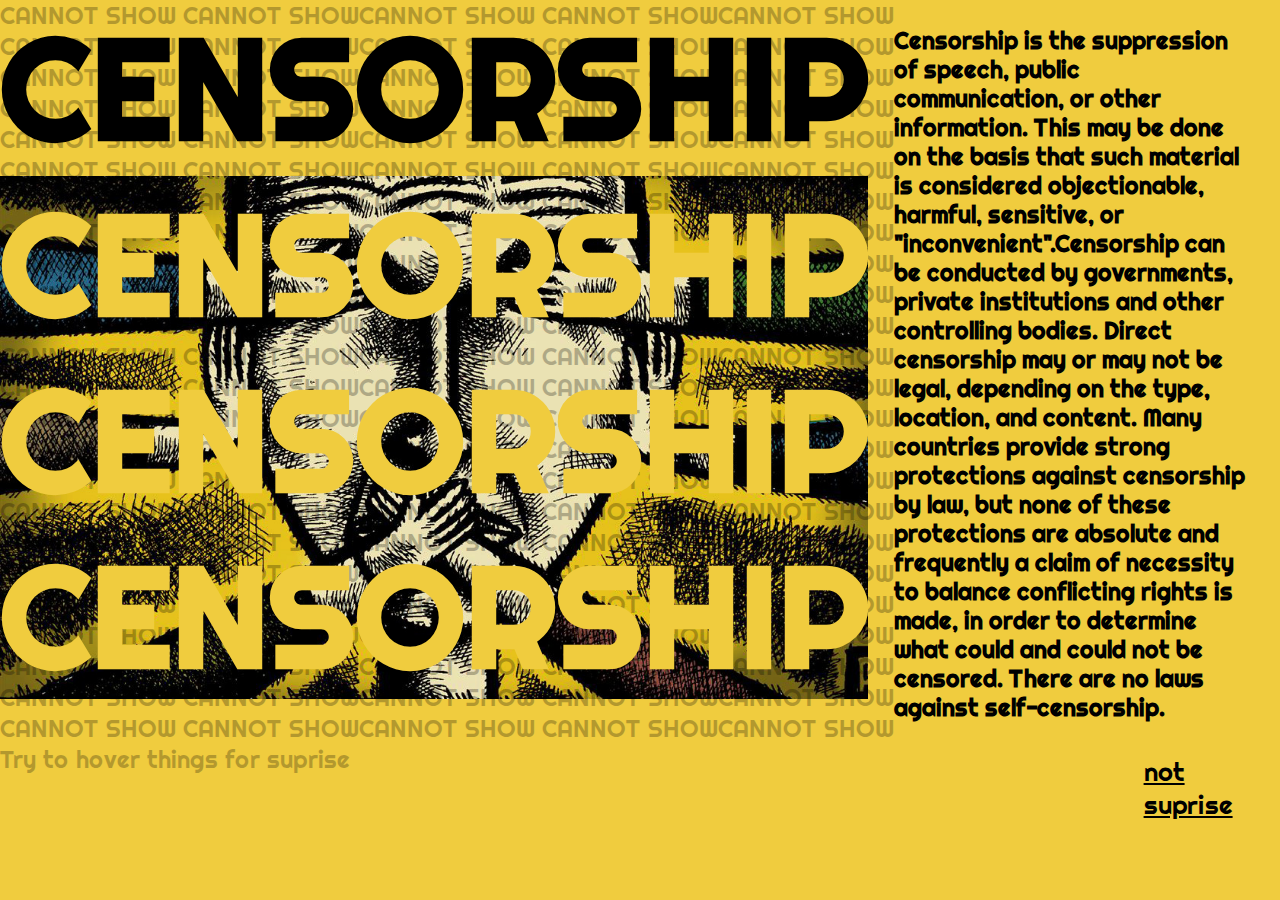
<file: index.html>
<!DOCTYPE html>
<html lang="en" dir="ltr">
  <head>
    <meta charset="utf-8">
    <title>404 not found</title>
    <link rel="stylesheet" href="style.css">
  </head>
  <body>
    <div id="mainContainer">
      <div id="leftColumn">
        <div class="text_bg">
          <p>CANNOT SHOW CANNOT SHOWCANNOT SHOW CANNOT SHOWCANNOT SHOW<br>
              CANNOT SHOW CANNOT SHOWCANNOT SHOW CANNOT SHOWCANNOT SHOW<br>
              CANNOT SHOW CANNOT SHOWCANNOT SHOW CANNOT SHOWCANNOT SHOW<br>
              CANNOT SHOW CANNOT SHOWCANNOT SHOW CANNOT SHOWCANNOT SHOW<br>
              CANNOT SHOW CANNOT SHOWCANNOT SHOW CANNOT SHOWCANNOT SHOW<br>
              CANNOT SHOW CANNOT SHOWCANNOT SHOW CANNOT SHOWCANNOT SHOW<br>
              CANNOT SHOW CANNOT SHOWCANNOT SHOW CANNOT SHOWCANNOT SHOW<br>
              CANNOT SHOW CANNOT SHOWCANNOT SHOW CANNOT SHOWCANNOT SHOW<br>
              CANNOT SHOW CANNOT SHOWCANNOT SHOW CANNOT SHOWCANNOT SHOW<br>
              CANNOT SHOW CANNOT SHOWCANNOT SHOW CANNOT SHOWCANNOT SHOW<br>
              CANNOT SHOW CANNOT SHOWCANNOT SHOW CANNOT SHOWCANNOT SHOW<br>
              CANNOT SHOW CANNOT SHOWCANNOT SHOW CANNOT SHOWCANNOT SHOW<br>
              CANNOT SHOW CANNOT SHOWCANNOT SHOW CANNOT SHOWCANNOT SHOW<br>
              CANNOT SHOW CANNOT SHOWCANNOT SHOW CANNOT SHOWCANNOT SHOW<br>
              CANNOT SHOW CANNOT SHOWCANNOT SHOW CANNOT SHOWCANNOT SHOW<br>
              CANNOT SHOW CANNOT SHOWCANNOT SHOW CANNOT SHOWCANNOT SHOW<br>
              CANNOT SHOW CANNOT SHOWCANNOT SHOW CANNOT SHOWCANNOT SHOW<br>
              CANNOT SHOW CANNOT SHOWCANNOT SHOW CANNOT SHOWCANNOT SHOW<br>
              CANNOT SHOW CANNOT SHOWCANNOT SHOW CANNOT SHOWCANNOT SHOW<br>
              CANNOT SHOW CANNOT SHOWCANNOT SHOW CANNOT SHOWCANNOT SHOW<br>
              CANNOT SHOW CANNOT SHOWCANNOT SHOW CANNOT SHOWCANNOT SHOW<br>
              CANNOT SHOW CANNOT SHOWCANNOT SHOW CANNOT SHOWCANNOT SHOW<br>
              CANNOT SHOW CANNOT SHOWCANNOT SHOW CANNOT SHOWCANNOT SHOW<br>
              CANNOT SHOW CANNOT SHOWCANNOT SHOW CANNOT SHOWCANNOT SHOW<br>
              Try to hover things for suprise
            </p>
        </div>

        <div class="first_ti">
          <h1>CENSORSHIP</h1>
          <div class="hide_text">
              <h1>CENSORSHIP<br>
              CENSORSHIP<br>
              CENSORSHIP<br>

              </h1>
          </div>
        </div>

        <div class="img1">
        <img src="censor1.jpg" />
      </div>
      </div>

      <div id="rightColumn">
        <div class="text_2">
          <h1>Censorship is the suppression of speech, public communication, or other information. This may be done on the basis that such material is considered objectionable, harmful, sensitive, or "inconvenient".Censorship can be conducted by governments, private institutions and other controlling bodies. Direct censorship may or may not be legal, depending on the type, location, and content. Many countries provide strong protections against censorship by law, but none of these protections are absolute and frequently a claim of necessity to balance conflicting rights is made, in order to determine what could and could not be censored. There are no laws against self-censorship.

          </h1>
        </div>

        <div class="menu">
        <a href="#">not suprise</a>
        <a href="page2.html">next</a>
       </div>
       </div>

     </div>

  </body>
</html>
</file>
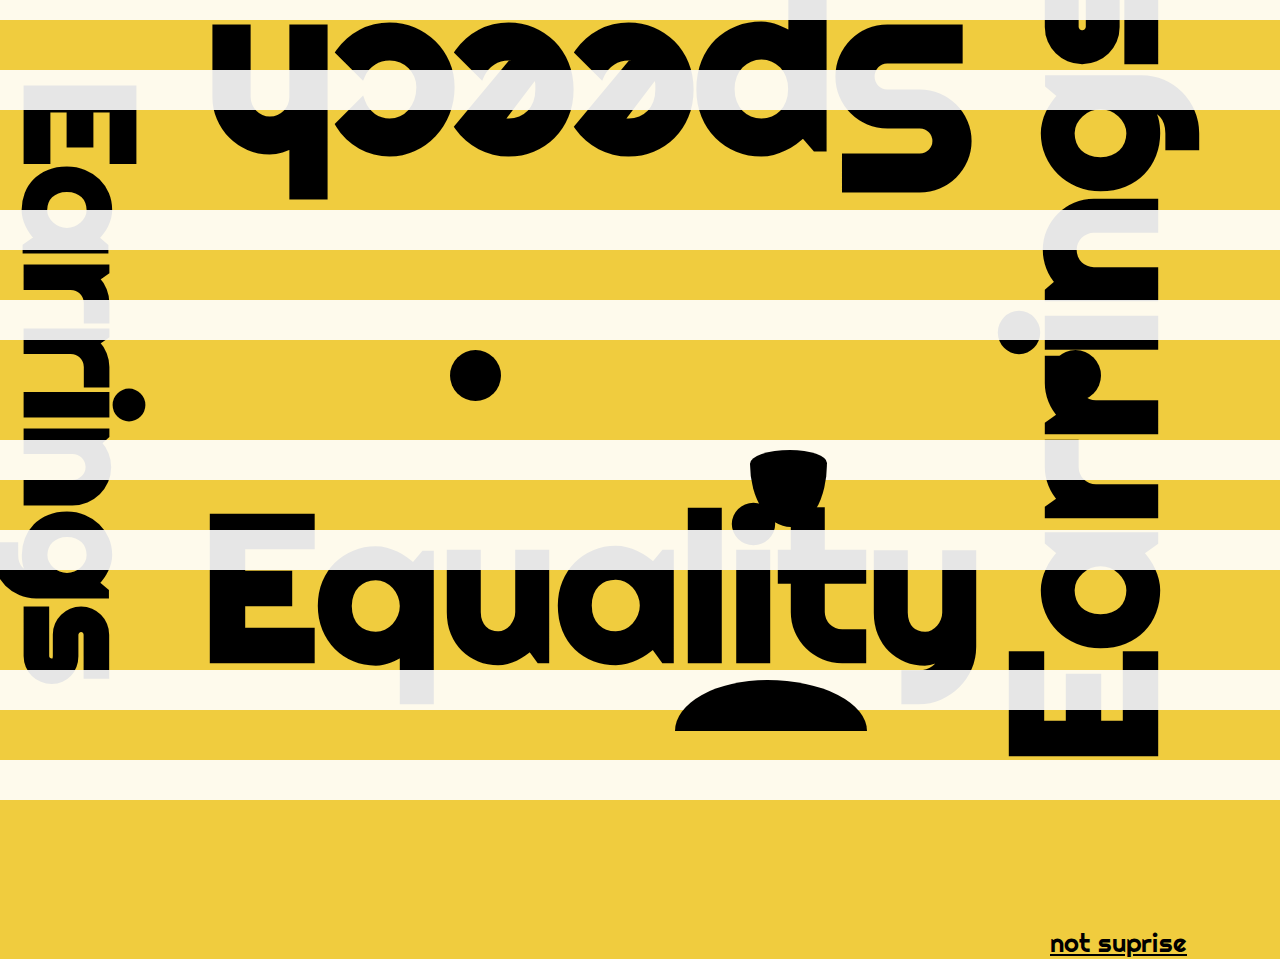
<file: page2.html>
<!DOCTYPE html>
<html lang="en" dir="ltr">
  <head>
    <meta charset="utf-8">
    <title>404 tattoo</title>
    <link rel="stylesheet" href="style.css">
        <div id="mainContainer2">
          <div id="left">
            <h1>Earrings</h1>
          </div>
          <div id="middle">
            <h1>Speech</h1>
          </div>
          <div id="right">

          </div>
          <div id="left2">
            <h1></h1>
          </div>
          <div id="middle2">

          </div>
          <div id="right2">
          </div>
          <div id="left3">
          </div>
          <div id="middle3">
            <h1>Equality</h1>
          </div>
          <div id="right3">
            <h1>Earrings</h1>
          </div>

        </div>

        <div class="line">
          <div class="l1">

          </div>
          <div class="l2">

          </div>
          <div class="l3">

          </div>
          <div class="l4">

          </div>
          <div class="l5">

          </div>
          <div class="l6">

          </div>
          <div class="l7">

          </div>
          <div class="l8">

          </div>
          <div class="l9">

          </div>
        </div>
          <div class="eye1">

          </div>
          <div class="eye2">

          </div>
        <div class="nose">
          <h1>hi</h1>
          <div class="hd-tx">
            <h1>404 not found404 not found<br>
              404 not found404 not found<br>
              404 not found404 not found<br>
              404 not found404 not found<br>
              404 not found404 not found<br>
              404 not found404 not found<br>
              404 not found404 not found<br>
            </h1>
          </div>
        </div>
        <div class="mouth">

        </div>

        <div class="menu2">
        <a href="#">not suprise</a>
        <a href="index.html">back</a>
       </div>

  </head>
  <body>

  </body>
</html>
</file>
<file: style.css>
@import url('https://fonts.googleapis.com/css2?family=Righteous&display=swap');
*{
  margin:0;
}
body {
  background-color: #f0cc3e;
  font-family: 'Righteous', cursive;
  color: black;
  padding: 0;
  margin: 0;
}

#mainContainer {
  display: grid;
  grid-template-columns: 2fr 1fr;
  grid-column-gap: 2vw;
}

#leftColumn {
  /* background-color: #ff0072; */
}

#rightColumn {
  /* background-color: blue; */
  font-size: 0.9vw;
  padding-top: 2vw;
  padding-right: 2vw;
}

.text_bg{
  opacity: 0.25;
  position:absolute;
  font-size: 1.85vw;
  pointer-events: none;
}


.first_ti{
  /* margin-left: 475px;*/
  /* font-size: 95px; */
  font-size: 5.5vw;
  color: black;

}

.img1 img{
  width: 100%;
  /* width: 1175px; */
  /* height: 600px; */
}

.hide_text{
  display: none;
  pointer-events: none;
  position: absolute;
  font-size: 5.5vw;
  color:#f0cc3e;
}

.first_ti h1:hover + .hide_text{
  display: block;
}

.text_2{
  /* margin-left: 1200px; */

  top: 0px;
  /* position: absolute; */
  color: black;
}


.menu {
  /* margin-left: 1500px; */
  display:inline-block;
  font-size: 2vw;
  display: flex;
  flex-direction: column;
  margin-left: 250px;
  /* position: relative; */
  /* bottom: 50px; */
}

a, a:visited {
  color: #000;
}

.menu a:nth-child(2) { /* "next" link */
  order: -1;
  visibility: hidden;
}

.menu a:nth-child(2):hover { /* "next" link */
  visibility: visible;
}

.menu a:first-child:hover + a { /* "next" link */
  visibility: visible;
}


#mainContainer2{
  display: grid;
  grid-template-columns: 100px auto 200px;
  grid-template-rows: 1fr 1.5fr 1fr;

}

#left{
  transform: rotate(90deg);
  font-size: 6vw;
}

#middle{
  font-size: 9vw;
  text-align: center;
  transform: rotate(180deg);
  margin-top: -100px;
}

#left2{}
#middle2{}
#right2{}
#left3{}
#middle3{
  font-size: 8vw;
  margin-top:-180px;
  margin-left: 100px;
}

#right3{
  transform: rotate(270deg);
  font-size: 8vw;
  margin-right: 300px;
  padding-top:-80px;
}

/* #cross{
  width:100px;
  height:100px;
  position: fixed;
}

#cross::after{
  content: "";
  position:absolute;
  z-index: -1;
  background: white;
}*/
.line{
  position: fixed;
  top:0px;
  opacity: 0.9;
}

.l1{
  border-top: 20px solid white;
  border-bottom: 20px solid white;
  width: 2000px;
  height: 50px;
}
.l2{
  border-top: 20px solid white;
  border-bottom: 20px solid white;
  width: 2000px;
  height: 100px;
}
.l3{
  border-top: 20px solid white;
  border-bottom: 20px solid white;
  width: 2000px;
  height: 50px;
}
.l4{
  border-top: 20px solid white;
  border-bottom: 20px solid white;
  width: 2000px;
  height: 100px;
}
.l5{
  border-top: 20px solid white;
  border-bottom: 20px solid white;
  width: 2000px;
  height: 50px;
}
.l6{
  border-top: 20px solid white;
  border-bottom: 20px solid white;
  width: 2000px;
  height: 100px;
}
.l7{
  border-top: 20px solid white;
  border-bottom: 20px solid white;
  width: 2000px;
  height: 50px;
}
.l8{
  border-top: 20px solid white;

  width: 2000px;
  height: 100px;
}


/*.figure1{
  position:fixed;
  top:0px;
}*/

.eye1{
  top:0px;
  background-color: black;
  width:4vw;
  height:4vw;
  border-radius: 90% ;
  margin-left: 450px;
  margin-top:350px;
  position:fixed;

}

.eye2{
  top:0px;
  background-color: black;
  width:4vw;
  height:4vw;
  border-radius: 90% ;
  margin-left: 1050px;
  margin-top: 350px;
  position:fixed;

}

.nose{
  font-size: 0px;
  top:0px;
  background-color: black;
  width:6vw;
  height:6vw;
  border-radius: 52% 48% 47% 53% / 18% 17% 83% 82%  ;
  margin-top: 450px;
  margin-left: 750px;
  position: fixed;
}

.mouth{
  top:0px;
  background-color: black;
  width:15vw;
  height:4vw;
  border-radius: 48% 52% 47% 53% / 100% 100% 0% 0%   ;
  margin-top: 680px;
  margin-left: 675px;
  position: fixed;
}

.hd-tx{
    background-color: black;
    display: none;
    pointer-events: none;
    position: fixed;
    font-size: 6vw;
    color:red;
    top:0px;
}


.nose:hover h1 + .hd-tx{
  display: block;
}


.menu2 {
  /* margin-left: 1500px; */
  display:inline-block;
  font-size: 2vw;
  display: flex;
  flex-direction: column;
  margin-left: 1050px;
  /* position: relative; */
  /* bottom: 50px; */
}

a, a:visited {
  color: #000;
}

.menu2 a:nth-child(2) { /* "next" link */
  order: -1;
  visibility: hidden;
}

.menu2 a:nth-child(2):hover { /* "next" link */
  visibility: visible;
}

.menu2 a:first-child:hover + a { /* "next" link */
  visibility: visible;
}
</file>
